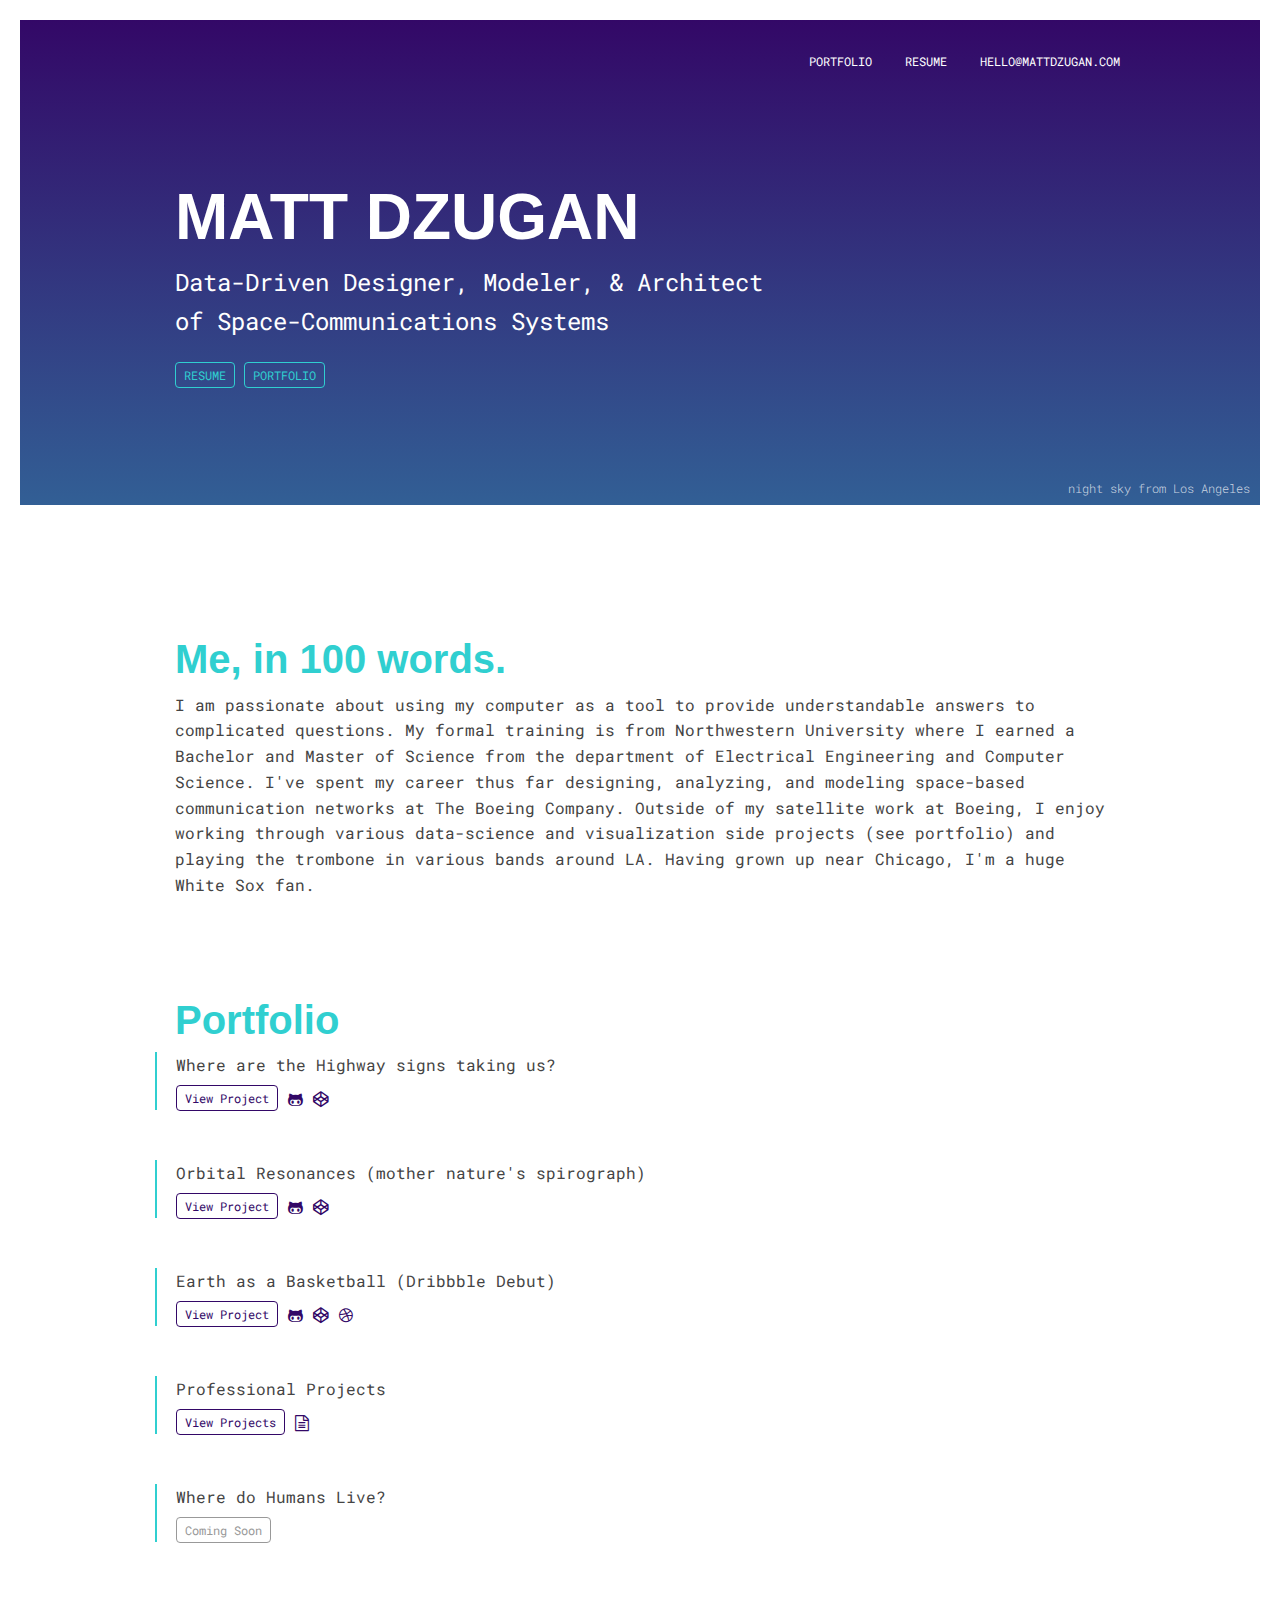
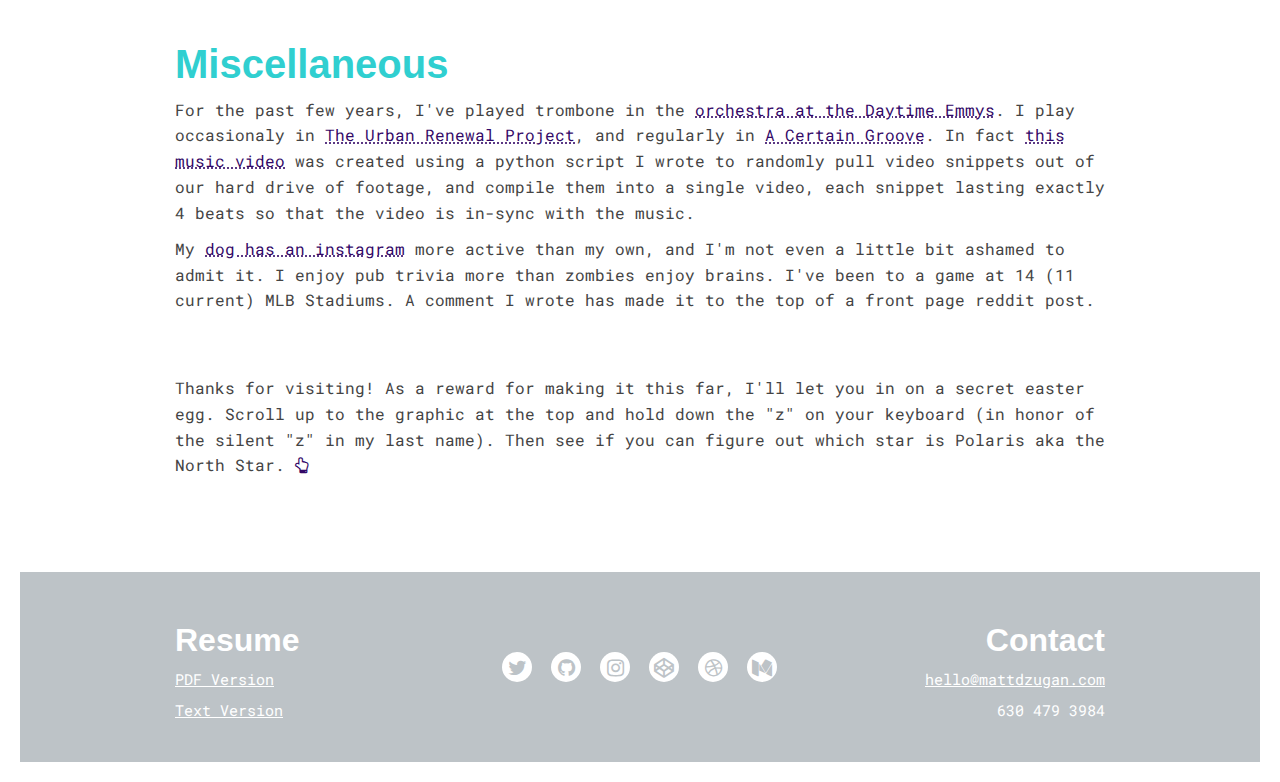
<file: index.html>
<!DOCTYPE html>
<!--

Hi, I'm Matt Dzugan.
This page was developed from my apartment in Los Angeles.
While working on it, my feet were acting as a chin-rest for https://www.instagram.com/diegofiestaforever/
Hope you enjoy!

-->
<html>
 <head>
   <meta http-equiv="Content-Type" content="text/html; charset=utf-8">
   <title>Matt Dzugan</title>
   <!--<link rel="stylesheet" href="https://fonts.googleapis.com/css?family=Montserrat">-->
   <link href="https://fonts.googleapis.com/css?family=Roboto+Mono:300,400,500|Rubik:400,500,700,900" rel="stylesheet">
   <link href="http://maxcdn.bootstrapcdn.com/font-awesome/4.6.3/css/font-awesome.min.css" rel="stylesheet">
   <link href="./css/bootstrap.css" rel="stylesheet">
   <link href="./css/styles.css" rel="stylesheet">
   <!-- Javascript libraries -->
   <script src="http://d3js.org/d3.v3.min.js"></script>
   <script src="http://d3js.org/topojson.v1.min.js"></script>
   <!-- Favicon Schtuff -->
   <link rel="apple-touch-icon-precomposed" sizes="144x144" href="./images/favicons/apple-touch-icon-144x144.png" />
   <link rel="apple-touch-icon-precomposed" sizes="152x152" href="./images/favicons/apple-touch-icon-152x152.png" />
   <link rel="icon" type="image/png" href="./images/favicons/favicon-32x32.png" sizes="32x32" />
   <link rel="icon" type="image/png" href="./images/favicons/favicon-16x16.png" sizes="16x16" />
   <meta name="application-name" content="&nbsp;"/>
   <meta name="msapplication-TileColor" content="#FFFFFF" />
   <meta name="msapplication-TileImage" content="./images/favicons/mstile-144x144.png" />
 </head>
 <body>
   <div class="majorSection"  id="headerSection">
     <canvas id="headercanvas"></canvas>
     <div class="container" id="container0">
       <div class="row nav">
         <div class="navItem" id="navItem1">
           <p class="hidden-xs"><a class="navLink" href="#Portfolio">Portfolio</a></p>
           <p class="hidden-sm hidden-md hidden-lg"><a class="navLinkIcon" href="#Portfolio"><i class="fa fa-book" aria-hidden="true"></i></a></p>
         </div>
         <div class="navItem" id="navItem2">
           <p class="hidden-xs"><a class="navLink" href="./resume/ResumePortfolio.pdf">Resume</a></p>
           <p class="hidden-sm hidden-md hidden-lg"><a class="navLinkIcon" href="./resume/ResumePortfolio.pdf"><i class="fa fa-file-text-o" aria-hidden="true"></i></a></p>
         </div>
         <!--
         <div class="navItem" id="navItem3">
           <p class="hidden-xs"><a class="navLink" href="#">Store</a></p>
           <p class="hidden-sm hidden-md hidden-lg"><a class="navLinkIcon" href="##"><i class="fa fa-shopping-bag" aria-hidden="true"></i></a></p>
         </div>
        -->
         <div class="navItem" id="navItem4">
           <p class="hidden-xs"><a class="navLink" href="mailto:hello@mattdzugan.com">hello@mattdzugan.com</a></p>
           <p class="hidden-sm hidden-md hidden-lg"><a class="navLinkIcon" href="mailto:hello@mattdzugan.com"><i class="fa fa-envelope-o" aria-hidden="true"></i></a></p>
         </div>
       </div>
     </div>
     <div class="container" id="container1">
       <div class="row">
         <div class="col-md-8 col-sm-12 col-xs-12">
           <h1>Matt Dzugan</h1>
           <p class="brandstatement">Data-Driven Designer, Modeler, & Architect of Space-Communications Systems</p>
           <a class="button" href="./resume/ResumePortfolio.pdf">RESUME</a>
           <a class="button" href="#Portfolio">PORTFOLIO</a>
         </div>
       </div>
     </div>
     <div class="hidden-xs constellationLabel">
       <p id="constellationLabelText">night sky from Los Angeles</p>
     </div>
   </div>
   <div class="majorSection"  id="contentSection">
     <div class="container">
       <!--
       <div class="minorSection"  id="Quote">
         <h2>...I connect the dots</h2>
      </div>
      -->
       <div class="minorSection"  id="Bio">
         <h1>Me, in 100 words.</h1>
         <p>I am passionate about using my computer as a tool to provide understandable answers to complicated questions.  My
            formal training is from Northwestern University where I earned a Bachelor and Master of Science from the department
            of Electrical Engineering and Computer Science.  I've spent my career thus far designing, analyzing, and modeling
            space-based communication networks at The Boeing Company.  Outside of my satellite work at Boeing, I enjoy working
            through various data-science and visualization side projects (see portfolio) and playing the trombone in various bands
            around LA.  Having grown up near Chicago, I'm a huge White Sox fan.
        </p>
      </div>
      <div class="minorSection"  id="Portfolio">
        <h1>Portfolio</h1>
        <div class="portfolioItemHolder">
          <div class="portfolioItem">
            <p class="portfolioItemTitle">Where are the Highway signs taking us?</p>
            <p class="portfolioItemLinks">
              <a class="button" href="highways.io">View Project</a>
              <a href="https://github.com/mattdzugan/Control-Cities" class="fa fa-lg fa-github-alt"></a>
              <a href="https://codepen.io/mattdzugan/pen/KqXqQZ" class="fa fa-lg fa-codepen"></a>
            </p>
          </div>
        </div>
        <div class="portfolioItemHolder">
          <div class="portfolioItem">
            <p class="portfolioItemTitle">Orbital Resonances (mother nature's spirograph)</p>
            <p class="portfolioItemLinks">
              <a class="button" href="resonances.space">View Project</a>
              <a href="https://github.com/mattdzugan/orbital-resonances" class="fa fa-lg fa-github-alt"></a>
              <a href="https://codepen.io/mattdzugan/pen/wgQaNL" class="fa fa-lg fa-codepen"></a>
            </p>
          </div>
        </div>
        <div class="portfolioItemHolder">
          <div class="portfolioItem">
            <p class="portfolioItemTitle">Earth as a Basketball (Dribbble Debut)</p>
            <p class="portfolioItemLinks">
              <a class="button" href="https://dribbble.com/shots/3606393-Hello-World-Hello-Dribbble">View Project</a>
              <a href="https://github.com/mattdzugan/dribbble-debut" class="fa fa-lg fa-github-alt"></a>
              <a href="https://codepen.io/mattdzugan/pen/yXPXjP" class="fa fa-lg fa-codepen"></a>
              <a href="https://dribbble.com/shots/3606393-Hello-World-Hello-Dribbble" class="fa fa-lg fa-dribbble"></a>
            </p>
          </div>
        </div>
        <div class="portfolioItemHolder">
          <div class="portfolioItem">
            <p class="portfolioItemTitle">Professional Projects</p>
            <p class="portfolioItemLinks">
              <a class="button" href="./work/index.html">View Projects</a>
              <a href="https://ecfsapi.fcc.gov/file/1051643034629/JD_Boeing%20Staff%20Oral%20Ex%20Parte%20Notice%205%2015%202017%20final.pdf" class="fa fa-lg fa-file-text-o"></a>
            </p>
          </div>
        </div>
        <!-- -->
        <div class="portfolioItemHolder">
          <div class="portfolioItem">
            <p class="portfolioItemTitle">Where do Humans Live?</p>
            <p class="portfolioItemLinks">
              <a class="button soon">Coming Soon</a>
            </p>
          </div>
        </div>
        <!-- -->
      </div>
      <div class="minorSection"  id="Bio">
        <h1>Miscellaneous</h1>
        <p>
          For the past few years, I've played trombone in the <a target="_blank" href="https://youtu.be/qWNxPhAKElo?t=1h49m16s">orchestra at the Daytime Emmys</a>.
          I play occasionaly in <a target="_blank" href="https://www.youtube.com/watch?v=AjLltJXDLuA">The Urban Renewal Project</a>,
          and regularly in <a target="_blank" href="https://www.youtube.com/watch?v=gMUvThr1TDU">A Certain Groove</a>.
          In fact <a target="_blank" href="https://www.youtube.com/watch?v=nFW0vHi_me0">this music video</a> was created using a python script I wrote to randomly pull video snippets out of our hard drive of footage,
          and compile them into a single video, each snippet lasting exactly 4 beats so that the video is in-sync with the music.
       </p>
       <p>
         My <a target="_blank" href="https://www.instagram.com/diegofiestaforever/" >dog has an instagram</a> more active than my own, and I'm not even a little bit ashamed to admit it.
         I enjoy pub trivia more than zombies enjoy brains.
         I've been to a game at 14 (11 current) MLB Stadiums.
         A comment I wrote has made it to the top of a front page reddit post.
       </p>
       <div class="hidden-xs">
       <br><br>
       <p>
         Thanks for visiting! As a reward for making it this far, I'll let you in on a secret easter egg.
         Scroll up to the graphic at the top and hold down the "z" on your keyboard (in honor of the silent "z" in my last name).
         Then see if you can figure out which star is Polaris aka the North Star.
         <a class="linkToTop" href="#headerSection"><i class="fa fa-hand-o-up" aria-hidden="true"></i></a>
       </p>
       <br><br>
       </div>
     </div>
    </div>
   </div>
   <div class="majorSection"  id="footerSection">
     <div class="container">
       <div class="row">
         <div class="col-md-4 col-sm-4 col-xs-12 hidden-xs">
           <h2>Resume</h2>
           <p><a class="extLink" href="./resume/ResumePortfolio.pdf">PDF Version</a></p>
           <p><a class="extLink" href="./resume/ResumePortfolio.md">Text Version</a></p>
         </div>
         <div class="col-md-4 col-sm-4 col-xs-12">
           <!--
           <h1>Store</h1>
           <p><a class="extLink" href="#">The Little Big Data Shop</a></p>
            -->
            <div class="row" style="margin-top:40px;">
              <ul class="socialbtns">
                <li><a href="https://twitter.com/MattDzugan" class="fa fa-lg fa-twitter"></a></li>
                <li><a href="https://github.com/mattdzugan" class="fa fa-lg fa-github"></a></li>
                <li><a href="https://www.instagram.com/dzugan8926/" class="fa fa-lg fa-instagram"></a></li>
                <li><a href="https://codepen.io/mattdzugan/" class="fa fa-lg fa-codepen"></a></li>
                <li><a href="https://dribbble.com/MattDzugan" class="fa fa-lg fa-dribbble"></a></li>
                <li><a href="https://medium.com/@mattdzugan" class="fa fa-lg fa-medium"></a></li>
              </ul>
            </div>
         </div>
         <div class="col-md-4 col-sm-4 col-xs-12 text-right hidden-xs">
           <h2>Contact</h2>
           <p><a class="extLink" href="mailto:hello@mattdzugan.com">hello@mattdzugan.com</a></p>
           <p>630 479 3984</p>
         </div>
       </div>

     </div>
   </div>
   <script src="./js/stars.js"></script>
   <script>
    (function(i,s,o,g,r,a,m){i['GoogleAnalyticsObject']=r;i[r]=i[r]||function(){
    (i[r].q=i[r].q||[]).push(arguments)},i[r].l=1*new Date();a=s.createElement(o),
    m=s.getElementsByTagName(o)[0];a.async=1;a.src=g;m.parentNode.insertBefore(a,m)
    })(window,document,'script','https://www.google-analytics.com/analytics.js','ga');
    ga('create', 'UA-90266121-2', 'auto');
    ga('send', 'pageview');
  </script>
 </body>
</html>
</file>
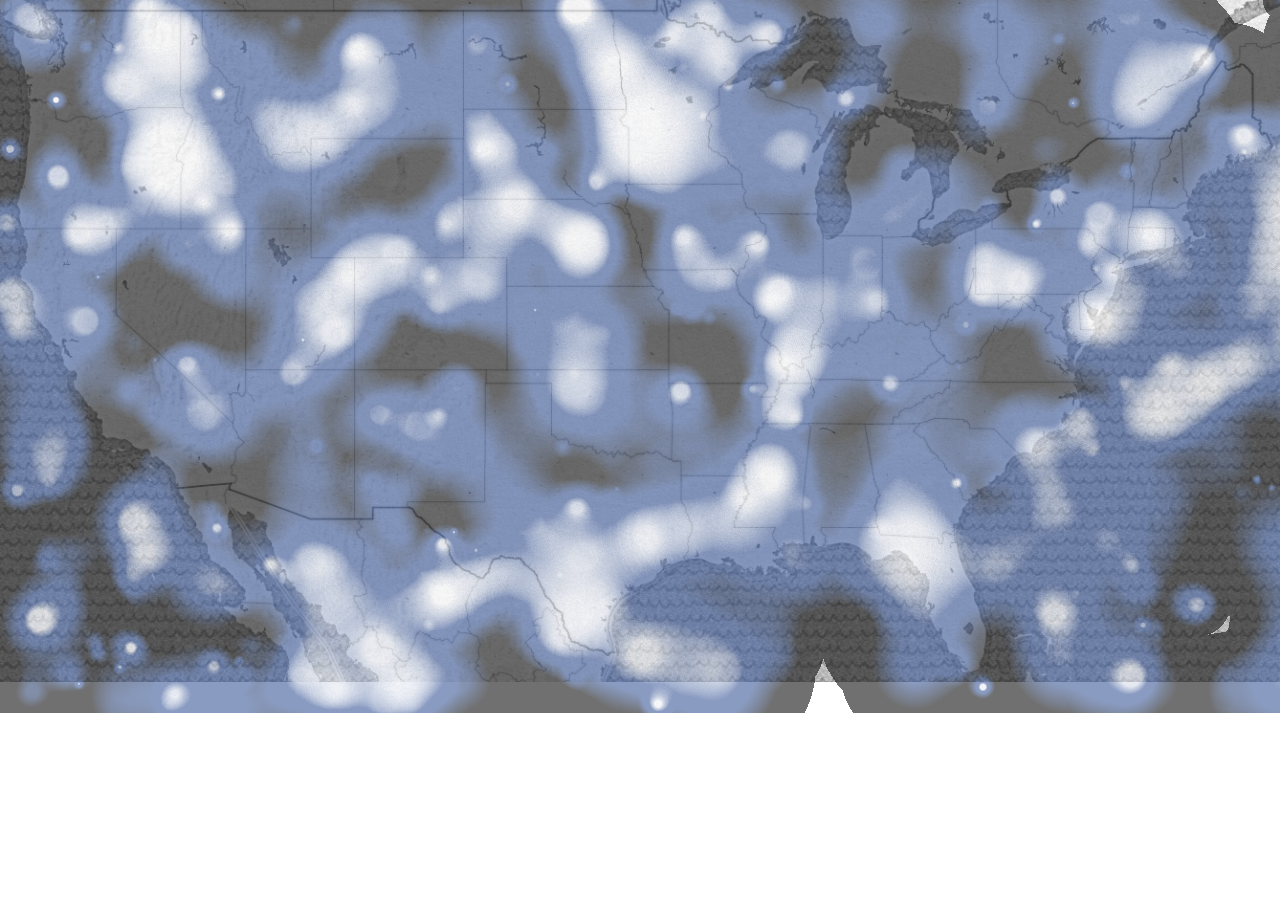
<file: work/heatmap.html>
<!--
To change this template use Tools | Templates.
-->
<!DOCTYPE HTML PUBLIC "-//W3C//DTD HTML 4.01 Transitional//EN" "http://www.w3.org/TR/html4/loose.dtd">
<html>
     <head>
         <title></title>
         <link rel="stylesheet" href="./css/bootstrap.css" media="screen">
     </head>
     <body>
     <div id="heatmapouterviz" style="width:100%;">
          <img class="img-responsive" src="images/sketchmap.PNG" style="position: absolute; z-index:10;"/>
          <div id="heatmapinnerviz" style="width:1338px; height:713px; position: absolute; z-index:20;"></div>
     </div>
     <script src="./js/jq.js"></script>
    <script src="./js/d3.v3.min.js"></script>     
    <script src="./js/heatmap.min.js"></script>
    <script type="text/javascript">
         
         // minimal heatmap instance configuration
          var heatmapInstance = h337.create({
            // only container is required, the rest will be defaults
            container: document.querySelector('#heatmapinnerviz'),
          // backgroundColor to cover transparent areas
            backgroundColor: 'rgba(0,0,0,.0)',
            // custom gradient colors
            gradient: {
              // enter n keys between 0 and 1 here
              // for gradient color customization
              '.0': '#111',
              '.5': '#111',
              '.8': '#3b5998',
              '.9': '#3b5998',
              '1.0': '#ffffff'
            },
            // the maximum opacity (the value with the highest intensity will have it)
            maxOpacity: .6,
            // minimum opacity. any value > 0 will produce 
            // no transparent gradient transition
            minOpacity: .6
          });

// now generate some random data
var points = [];
var max = 10;
var width = 1338;
var height = 713;
var len = 700;

while (len--) {
  var val = Math.floor(Math.random()*100);
  var radius = Math.floor(Math.random()*100);

  max = Math.max(max, val);
  var point = {
    x: Math.floor(Math.random()*width),
    y: Math.floor(Math.random()*height),
    value: val,
    radius: radius
  };
  points.push(point);
}
// heatmap data format
var data = { 
  max: max, 
  data: points 
};
// if you have a set of datapoints always use setData instead of addData
// for data initialization
heatmapInstance.setData(data);
    </script>
</body>
</html>
</file>
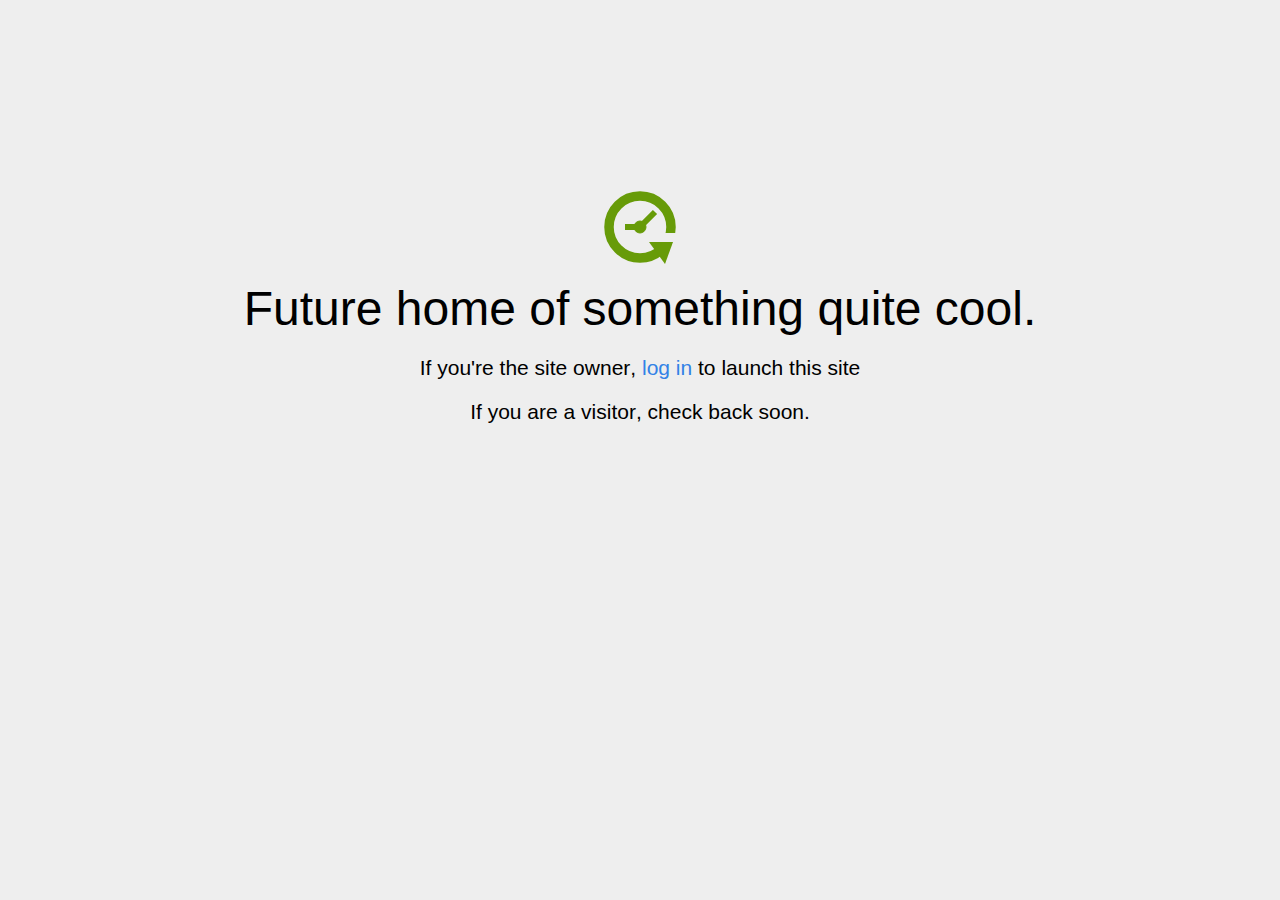
<file: work/home.html>
<!DOCTYPE html>
<html>
<head>
<title>Coming Soon</title>
<meta http-equiv="content-type" content="text/html; charset=utf-8" >
<meta name="viewport" content="width=device-width, initial-scale=1.0">
<style type="text/css">
body {
  /*background: linear-gradient(90deg, white, gray);*/
  background-color: #eee;
}

body, h1, p {
  font-family: "Helvetica Neue", "Segoe UI", Segoe, Helvetica, Arial, "Lucida Grande", sans-serif;
  font-weight: normal;
  margin: 0;
  padding: 0;
  text-align: center;
}

.container {
  margin-left:  auto;
  margin-right:  auto;
  margin-top: 177px;
  max-width: 1170px;
  padding-right: 15px;
  padding-left: 15px;
}

.row:before, .row:after {
  display: table;
  content: " ";
}

h1 {
  font-size: 48px;
  font-weight: 300;
  margin: 0 0 20px 0;
}

.lead {
  font-size: 21px;
  font-weight: 200;
  margin-bottom: 20px;
}

p {
  margin: 0 0 10px;
}

a {
  color: #3282e6;
  text-decoration: none;
}
</style>
</head>

<body>
<div class="container text-center" id="error">

  <svg height="100" width="100">
    <circle cx="50" cy="50" r="31" stroke="#679b08" stroke-width="9.5" fill="none" />
    <circle cx="50" cy="50" r="6" stroke="#679b08" stroke-width="1" fill="#679b08" />
    <line x1="50" y1="50" x2="35" y2="50" style="stroke:#679b08;stroke-width:6" />
    <line x1="65" y1="35" x2="50" y2="50" style="stroke:#679b08;stroke-width:6" />
    <path d="M59 65 L83 65 L75 87 Z" fill="#679b08" />
    <rect width="20" height="9" x="70" y="56" style="fill:#eee;stroke-width:0;" />
  </svg>
  <div class="row">
    <div class="col-md-12">
      <div class="main-icon text-success"><span class="uxicon uxicon-clock-refresh"></span></div>
      <h1>Future home of something quite cool.</h1>
      <p class="lead">If you're the <strong>site owner</strong>, <a href="/cpanel">log in</a> to launch this site</p>
      <p class="lead">If you are a <strong>visitor</strong>, check back soon.</p>
    </div>
  </div>

</div>

</body>
</html>
</file>
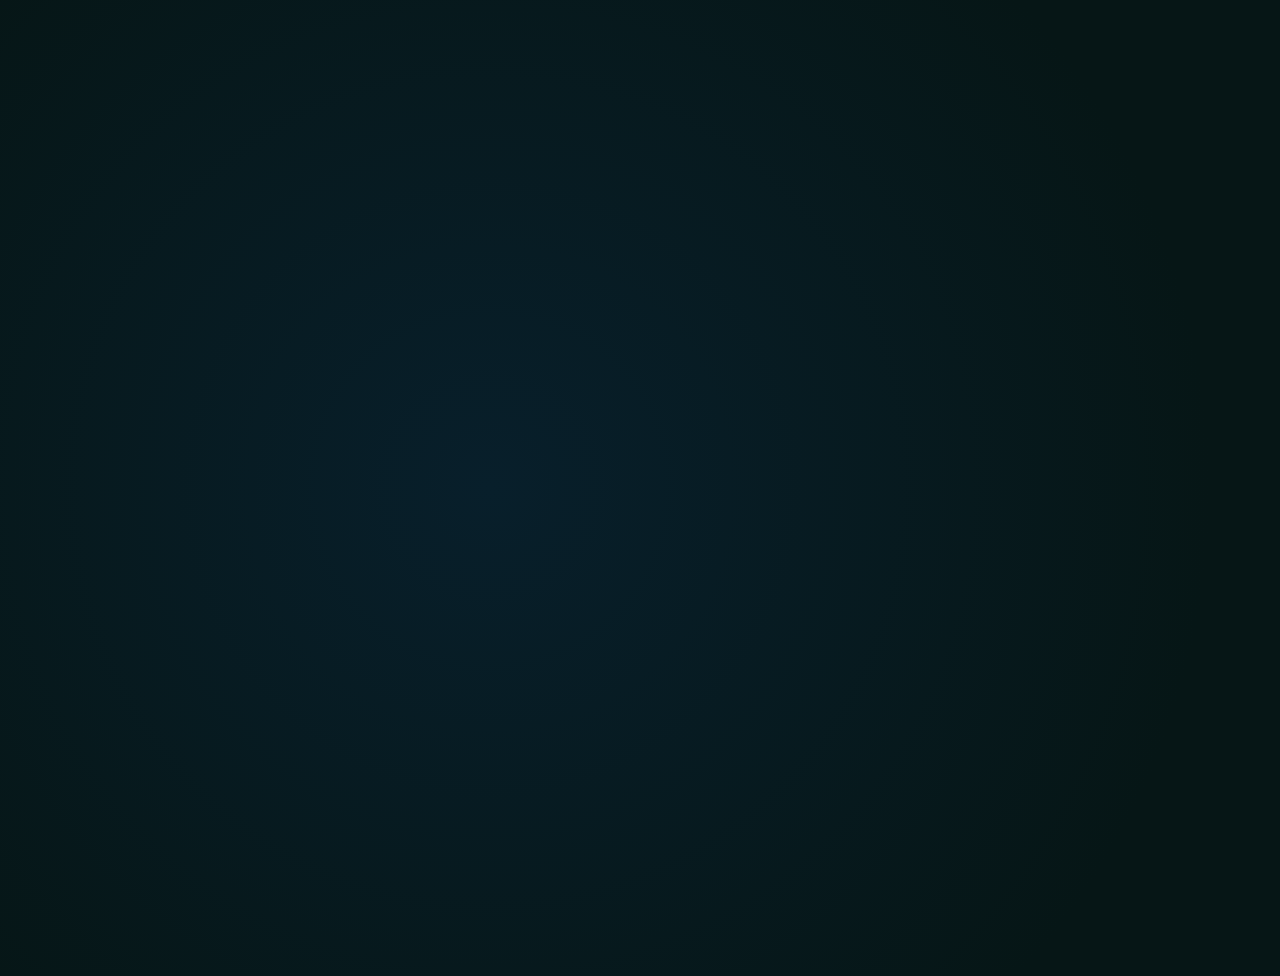
<file: work/projectionTest.html>
<body>
<script src="http://d3js.org/d3.v3.min.js"></script>
<script src="http://d3js.org/topojson.v1.min.js"></script>
<style>

body {
  background: radial-gradient(720px at 490px, #081f2b 0%, #061616 100%);
  height: 960px;
}

path {
  fill: none;
  stroke-linecap: round;
  stroke-linejoin: round;
}

text {
  font: 10px sans-serif;
}

.horizon {
  stroke: #fff;
  stroke-width: 1.5px;
}

.graticule {
  stroke: #fff;
  stroke-opacity: .02;
}

.ticks line {
  stroke: #fff;
}

.ticks text {
  fill: #fff;
  text-anchor: middle;
}

.ticks--right-ascension text:nth-of-type(6n + 1) {
  font-weight: bold;
  font-size: 14px;
}

.stars {
  fill: #fff;
  stroke: none;
}

.star--active {
  stroke: yellow;
}

.voronoi {
  fill: none;
  pointer-events: all;
}

.cross {
  fill: none;
  stroke: yellow;
  stroke-width: 0.5px;
}

</style>
<script>

var width = 960,
    height = 960,
    scale = width * 0.45;

var radius = d3.scale.linear()
    .domain([-1, 6])
    .range([3, 0.5]);


var Lambda = d3.scale.linear()
    .domain([0, width])
    .range([-180, 180]);

var Phi = d3.scale.linear()
    .domain([0, height])
    .range([90, -90]);

var projection = d3.geo.gnomonic()
    .scale(scale/2)
    .clipAngle(80)
    .rotate([0, -35])
    .translate([width / 2, height / 2])
    .precision(0.1);

var path = d3.geo.path()
    .projection(projection);

var svg = d3.select("body").append("svg")
    .attr("width", width)
    .attr("height", height)
  .append("g")
    .attr("transform", "translate(0.5,0.5)");

svg.append("path")
    .datum(d3.geo.circle().origin([0, 90]).angle(90))
    .attr("class", "horizon")
    .attr("d", path);

svg.append("path")
    .datum(d3.geo.graticule().minorStep([15, 10]))
    .attr("class", "graticule")
    .attr("d", path);

/*
var crossDeclination = svg.append("circle")
    .attr("transform", "translate(" + width / 2 + "," + height / 2 + ")")
    .attr("class", "cross cross--declination");

var crossRightAscension = svg.append("line")
    .attr("x1", width / 2)
    .attr("y1", height / 2)
    .attr("x2", width / 2)
    .attr("y2", height / 2)
    .attr("class", "cross cross--right-ascension");

var ticksRightAscension = svg.append("g")
    .attr("class", "ticks ticks--right-ascension");

ticksRightAscension.selectAll("line")
    .data(d3.range(0, 1440, 5)) // every 5 minutes
  .enter().append("line")
    .each(function(d) {
      var p0 = projection([d / 4, 0]),
          p1 = projection([d / 4, d % 60 ? -1 : -2]);

      d3.select(this)
          .attr("x1", p0[0])
          .attr("y1", p0[1])
          .attr("x2", p1[0])
          .attr("y2", p1[1]);
    });

ticksRightAscension.selectAll("text")
    .data(d3.range(24)) // every hour
  .enter().append("text")
    .each(function(d) {
      var p = projection([d * 15, -4]);

      d3.select(this)
          .attr("x", p[0])
          .attr("y", p[1]);
    })
    .attr("dy", ".35em")
    .text(function(d) { return d + "h"; });

svg.append("g")
    .attr("class", "ticks ticks--declination")
  .selectAll("text")
    .data(d3.range(10, 91, 10))
  .enter().append("text")
    .each(function(d) {
      var p = projection([0, d]);

      d3.select(this)
          .attr("x", p[0])
          .attr("y", p[1]);
    })
    .attr("dy", ".35em")
    .text(function(d) { return d + "°"; });
*/
d3.csv("https://gist.githubusercontent.com/mbostock/c7e85d2b47d11982db38/raw/941bfa0419ef6b246e05f2d8525f8020dae36c89/stars.csv", type, function(error, stars) {
  if (error) throw error;

  svg.insert("g", ".ticks")
      .attr("class", "stars")
    .selectAll("circle")
      .data(stars)
    .enter().append("circle")
      .attr("class","nightStars")
      .attr("id", function(d, i) { return "star-" + i; })
      .attr("r", function(d) { return radius(d.magnitude); })
      .attr("transform", function(d) { return "translate(" + d[0] + "," + d[1] + ")"; });







});

var AA = 0;



/*
d3.select("body").on("click", function() {
  var p = d3.mouse(this);
  projection.rotate([0, Phi(p[1]),Lambda(p[0])]);

  updateViz();
});
*/

var myTime = 0;
window.setInterval(function(){
  var myRot = projection.rotate();
  projection.rotate( [myRot[0]+10, myRot[1], myRot[2]] );
  /// call your function here
  updateViz();
}, 800);


function updateViz(){
  d3.selectAll("path")
  //.transition().duration(200)
  .attr("d", path);
  //*
  d3.selectAll(".nightStars")
    .transition().ease('linear').duration(790)
    .attr("transform", function(d) {
          dd = type(d);
          //console.log(d[0]);
          //bb = projection()
          return ("translate(" + dd[0] + "," + dd[1] + ")");
    });
}



function type(d) {
  var p = projection([(+d.RA_hour + d.RA_min / 60 + d.RA_sec / 3600) * 15, +d.dec_deg + d.dec_min / 60 + d.dec_sec / 3600]);
  d[0] = p[0], d[1] = p[1];
  d.magnitude = +d.magnitude;
  return d;
}


</script>
</file>
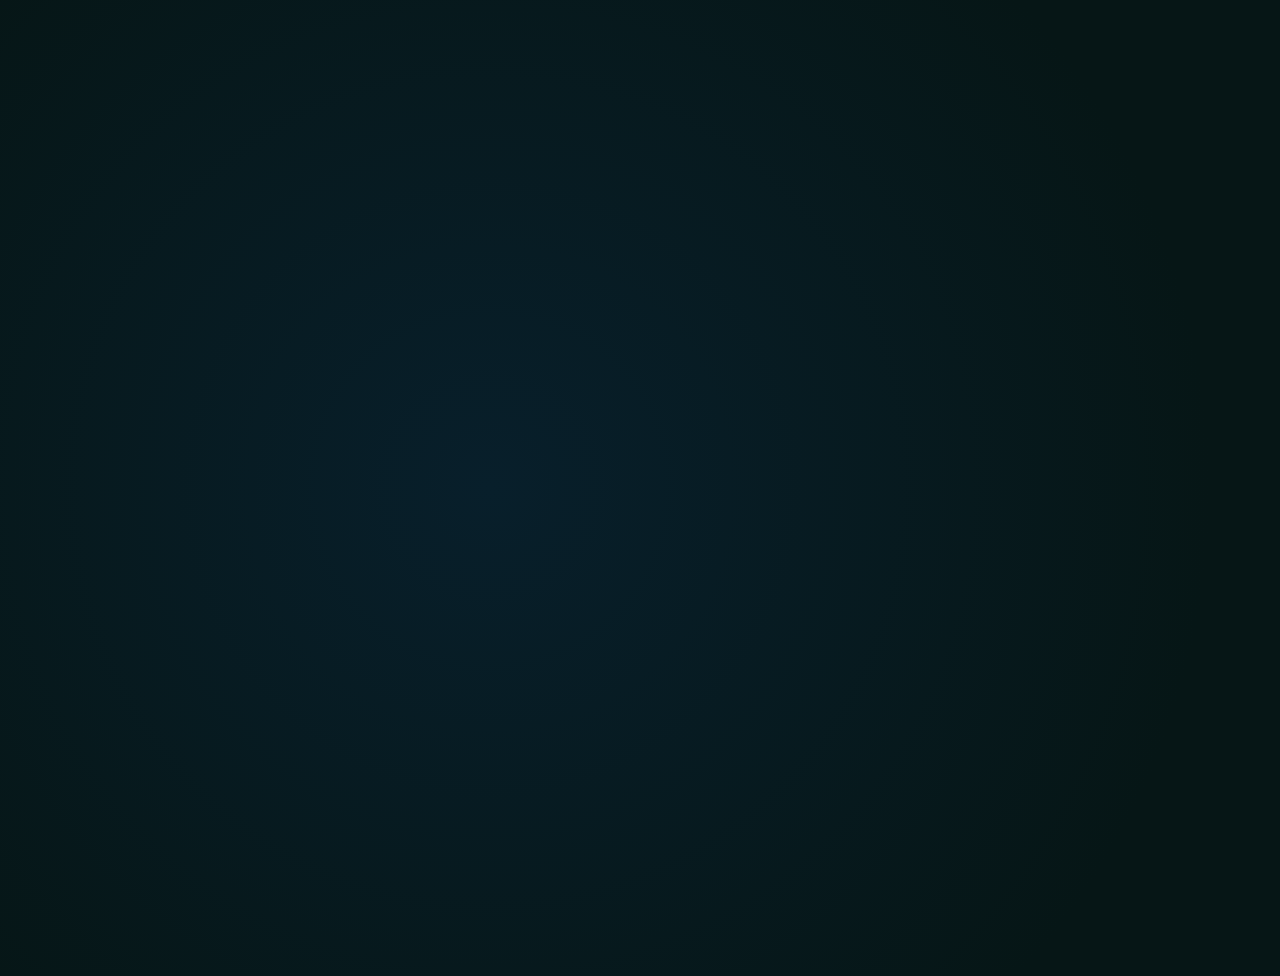
<file: work/projectionTestCanvas.html>
<body>
<script src="http://d3js.org/d3.v3.min.js"></script>
<script src="http://d3js.org/topojson.v1.min.js"></script>
<style>

body {
  background: radial-gradient(720px at 490px, #081f2b 0%, #061616 100%);
  height: 960px;
}

path {
  fill: none;
  stroke-linecap: round;
  stroke-linejoin: round;
}

text {
  font: 10px sans-serif;
}

.horizon {
  stroke: #fff;
  stroke-width: 1.5px;
}

.graticule {
  stroke: #fff;
  stroke-opacity: .02;
}

.ticks line {
  stroke: #fff;
}

.ticks text {
  fill: #fff;
  text-anchor: middle;
}

.ticks--right-ascension text:nth-of-type(6n + 1) {
  font-weight: bold;
  font-size: 14px;
}

.stars {
  fill: #fff;
  stroke: none;
}

.star--active {
  stroke: yellow;
}

.voronoi {
  fill: none;
  pointer-events: all;
}

.cross {
  fill: none;
  stroke: yellow;
  stroke-width: 0.5px;
}

</style>
<script>

var width = 960,
    height = 960,
    velocity = .002,
    scale = width * 0.45,
    time = Date.now();

var position = d3.scale.ordinal()
    .domain([0, 1])
    .rangePoints([0, width * .87], .8);

var radius = d3.scale.linear()
    .domain([-1, 6])
    .range([1.5, 0.5]);
var color = d3.scale.linear()
    .domain([-1,6])
    .range(["rgba(255,255,255,0.9)", "rgba(255,255,255,0.6)"])


var Lambda = d3.scale.linear()
    .domain([0, width])
    .range([-180, 180]);

var Phi = d3.scale.linear()
    .domain([0, height])
    .range([90, -90]);

var projection = d3.geo.gnomonic()
    .scale(scale/2)
    .clipAngle(80)
    .rotate([0, -35])
    .translate([width / 2, height / 2])
    .precision(0.3);

var sphere = {type: "Sphere"};
var graticule = d3.geo.graticule()();

var canvas = d3.select("body").append("canvas")
    .attr("width", width)
    .attr("height", height);

var context = canvas.node().getContext("2d");

context.strokeStyle = "#aaa";

var path = d3.geo.path()
    .context(context);

var starsLocs = d3.select('canvas');





d3.csv("https://gist.githubusercontent.com/mbostock/c7e85d2b47d11982db38/raw/941bfa0419ef6b246e05f2d8525f8020dae36c89/stars.csv", type, function(error, stars) {
  if (error) throw error;

  var dataBinding = starsLocs.selectAll("points.arc")
    .data(stars)
  		.enter()
      .append("points")
      .classed("arc", true)
      .attr("x", function(d) {return projection([d.lon,d.lat])[0]})
      .attr("y", function(d) {return projection([d.lon,d.lat])[1]})
      .attr("radius", function(d) {return radius(d.magnitude);})
      .attr("fillStyle", function(d) {return color(d.magnitude);});
      //.attr("fillStyle", "#ddd");

  d3.timer(function() {
    var dt = Date.now() - time;
    projection.rotate([velocity * dt, -45, 0]);
    starsLocs.selectAll("points.arc")
    .attr("x", function(d) {return projection([d.lon,d.lat])[0]})
    .attr("y", function(d) {return projection([d.lon,d.lat])[1]});
    render();
  });



  function render() {
    var ImageData_Old = context.getImageData(0,0,width,height);
    context.clearRect(0, 0, width, height);
    /*
    for(var i=0;i<height;i++)
      for(var j=0;j<width;j++)
         ImageData.data[((i*(width*4)) + (j*4) + 3)] = 3;//opacity = 0.5 [0-255]
    */




    //context.putImageData(ImageData,0,0);//put image data back



    //context.beginPath();
    //context.rect(0, 150, 10, 10);
    //context.fillStyle="red";
    //context.fill();
    //context.closePath();

    var translate = projection.translate();
    //context.save();
    //context.translate(translate[0], translate[1]);
    //context.rotate(Math.PI / 2);
    //context.translate(-translate[0], -translate[1]);

    path.projection(projection);

    context.beginPath();
    path(sphere);
    context.stroke();

    //*
    context.beginPath();
    path(graticule);
    context.strokeStyle = "#061616";
    context.lineWidth = 0.5;
    context.stroke();
    //*/



    var elements = starsLocs.selectAll("points.arc");
  	elements.each(function(d) {
      var node = d3.select(this);
      context.beginPath();
  		context.arc(node.attr("x"), node.attr("y"), node.attr("radius"), 0, 2 * Math.PI);
  		context.fillStyle = node.attr("fillStyle");
      context.fill();
      //context.closePath();
  	});


    /*
    var ImageData_New = context.getImageData(0,0,width,height);
    var ImageData_Both = ImageData_New;
    var pp = 0.95;
    var qq = 1-pp;
    for(var i=0;i<height;i++){
      for(var j=0;j<width;j++){
        ImageData_Both.data[((i*(width*4)) + (j*4) + 0)] = Math.round((pp*ImageData_Old.data[((i*(width*4)) + (j*4) + 0)])+(qq*ImageData_New.data[((i*(width*4)) + (j*4) + 0)]));
        ImageData_Both.data[((i*(width*4)) + (j*4) + 1)] = Math.round((pp*ImageData_Old.data[((i*(width*4)) + (j*4) + 1)])+(qq*ImageData_New.data[((i*(width*4)) + (j*4) + 1)]));
        ImageData_Both.data[((i*(width*4)) + (j*4) + 2)] = Math.round((pp*ImageData_Old.data[((i*(width*4)) + (j*4) + 2)])+(qq*ImageData_New.data[((i*(width*4)) + (j*4) + 2)]));
        ImageData_Both.data[((i*(width*4)) + (j*4) + 3)] = Math.round((pp*ImageData_Old.data[((i*(width*4)) + (j*4) + 3)])+(qq*ImageData_New.data[((i*(width*4)) + (j*4) + 3)]));
      }
    }

   context.clearRect(0, 0, width, height);
   context.putImageData(ImageData_Both,0,0);//put image data back


   var elements = starsLocs.selectAll("points.arc");
   elements.each(function(d) {
     var node = d3.select(this);
     context.beginPath();
     context.arc(node.attr("x"), node.attr("y"), node.attr("radius"), 0, 2 * Math.PI);
     context.fillStyle = node.attr("fillStyle");
     context.fill();
     context.closePath();
   });
   */



   context.restore();

  }








});
d3.select(self.frameElement).style("height", height + "px");


function type(d) {
  d.lon = (+d.RA_hour + d.RA_min / 60 + d.RA_sec / 3600) * 15;
  d.lat = (+d.dec_deg + d.dec_min / 60 + d.dec_sec / 3600);
  d.magnitude = +d.magnitude;
  return d;
}


</script>
</file>
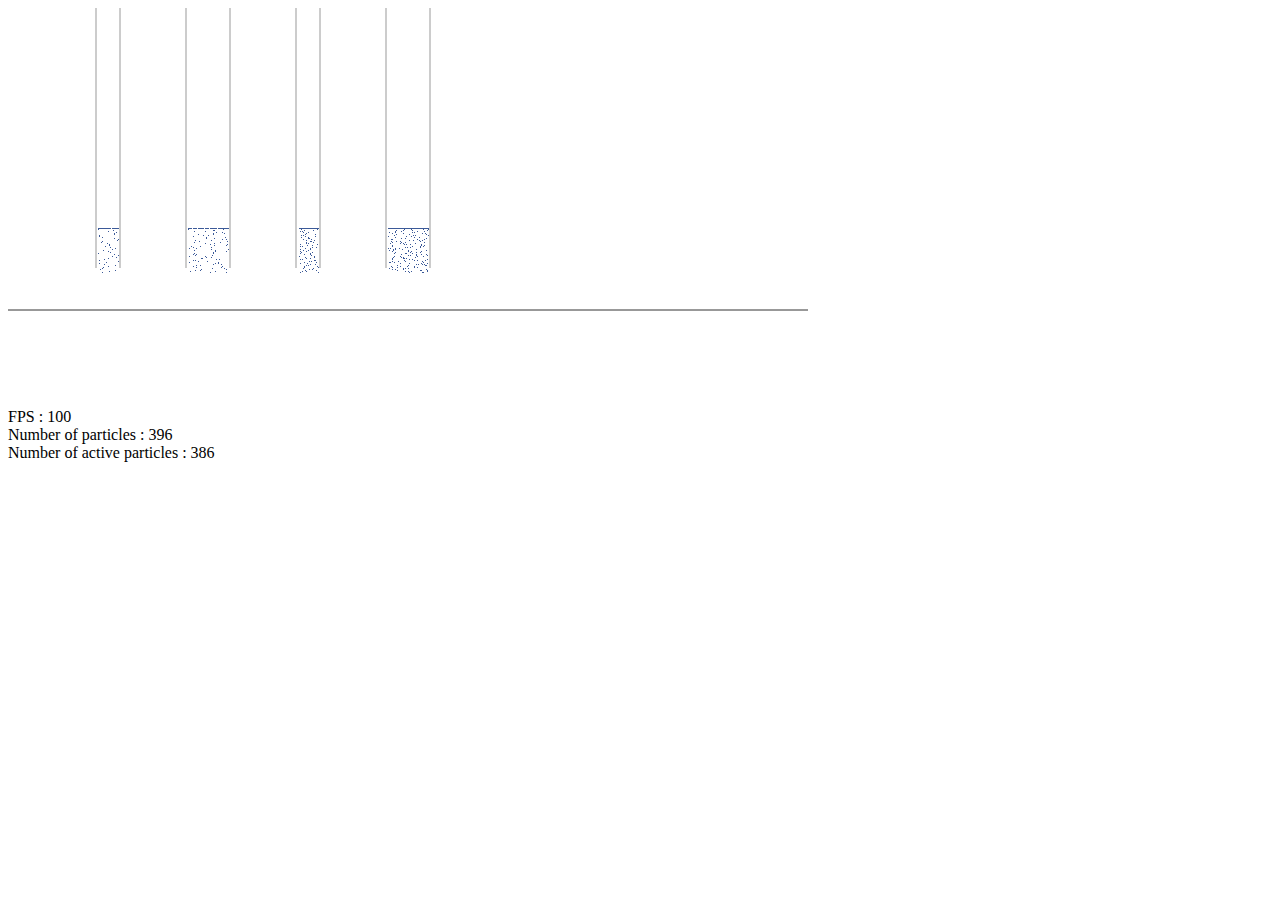
<file: work/sand.html>
<!--
To change this template use Tools | Templates.
-->
<!DOCTYPE HTML PUBLIC "-//W3C//DTD HTML 4.01 Transitional//EN" "http://www.w3.org/TR/html4/loose.dtd">
<html>
<head>
    <title></title>
</head>
<body>
    <canvas width="800" height="400" id="screen" ></canvas>
    <div>
        <span> FPS : </span>
        <span id="fps-label"></span>
    </div>
    <div>
        <span> Number of particles : </span>
        <span id="particle-counter-label"></span>
    </div>
        <div>
        <span> Number of active particles : </span>
        <span id="active-particle-counter-label"></span>
    </div>
    <script type="text/javascript">
    var BW1 = 20;
    var CN1 = 100;
    var BW2 = 40;
    var CN2 = 200;
    var BW3 = 20;
    var CN3 = 300;
    var BW4 = 40;
    var CN4 = 400;
         
    var Particles = function () {
    this.size = 0;

    this.allParticles = {};

    this.activeParticles = {};
    this.tempActiveParticles = [];

    this.toDelete = [];
    this.toSet = [];
  }

  Particles.encodeId = function (x, y) {
    return x.toString() + "|" + y.toString();
  }

  Particles.prototype.getParticle = function (x, y) {
    var id = Particles.encodeId(x, y);
    var result = this.allParticles[id];
    if (result) {
      return result;
    }
    return null;
  }

  Particles.prototype.setParticle = function (particle) {
    var id = Particles.encodeId(particle.x, particle.y);
    this.allParticles[id] = particle;
    this.activeParticles[id] = particle;
    this.toSet.push({ x: particle.x, y: particle.y });
    this.size += 1;
  }

  Particles.prototype.deleteParticle = function (x, y) {
    var id = Particles.encodeId(x, y);
    var particle = this.allParticles[id];
    this.allParticles[id] = null;
    if (this.activeParticles[id]) {
      this.activeParticles[id] = null;
    }
    this.toDelete.push({ x: particle.x, y: particle.y });
    this.size -= 1;
  }

  Particles.prototype.deactivate = function (particle) {
    var id = Particles.encodeId(particle.x, particle.y);
    if (this.activeParticles[id]) {
      this.activeParticles[id] = null;
    }
  }


  Particles.prototype.getActiveParticles = function () {
    var particleId;
    var count = 0;

    for (particleId in this.activeParticles) {
      if (this.activeParticles.hasOwnProperty(particleId) && this.activeParticles[particleId] !== null) {
        this.tempActiveParticles[count] = this.activeParticles[particleId];
        count++;
      }
    }
    this.tempActiveParticles.length = count;
    return this.tempActiveParticles;
  }

  Particles.prototype.reset = function () {
    this.toDelete.length = 0;
    this.toSet.length = 0;
  }

  var surface = document.getElementById('screen').getContext('2d');
  var fpsLabel = document.getElementById('fps-label');
  var particleCounterLabel = document.getElementById('particle-counter-label');
  var activeParticleCounterLabel = document.getElementById('active-particle-counter-label'); 
  var fps = 0;
  var activeParticleCount = 0;
  var particles = new Particles();

  var floor = { y: 300 };

  var putGreenPixel = function (context, x, y) {
    context.fillStyle = "#3b5998";
    context.fillRect(x, y, 1, 1);
  }

  var putBlackPixel = function (context, x, y) {
    context.fillStyle = "#fff";
    context.fillRect(x, y, 1, 1);
  }

  function random(min, max) {
    var range = max - min;
    return (Math.random() * range) + min;
  }

  function generateParticle(CN,BW) {
    particles.setParticle({ x: Math.round(random(CN-BW/2,CN+BW/2)), y: 220 });
  }


  /// returns 1 or -1 at random
  function randomDirection() {
    if (random(0, 1) > 0.5) {
      return 1;
    }
    return -1;
  }

  /// returns true if the position (x,y) is free of particles
  function isFree(x, y, particles) {
    return particles.getParticle(x,y) === null;
  }

  /// Returns true if there is another particle below the given particle
  function hasParticleBelow(particle, particles) {
    return !isFree(particle.x, particle.y + 1, particles);
  }

  var currentScreen = {
    drawStage : function(ctx){
      ctx.fillStyle = '#fff';
      ctx.fillRect(0, 0, ctx.canvas.width, ctx.canvas.height);

      ctx.strokeStyle = '#333';
      ctx.beginPath();
      ctx.moveTo(0, floor.y + 2);
      ctx.lineTo(ctx.canvas.width, floor.y + 2);
      ctx.stroke();
         
      ctx.beginPath();
      ctx.lineWidth = 0.5;
      ctx.moveTo(CN1-BW1/2-2, 0);
      ctx.lineTo(CN1-BW1/2-2, floor.y - 40);
      ctx.stroke();
      ctx.beginPath();
      ctx.moveTo(CN1+BW1/2+2, 0);
      ctx.lineTo(CN1+BW1/2+2, floor.y - 40);
      ctx.stroke();
         
      ctx.beginPath();
      ctx.lineWidth = 0.5;
      ctx.moveTo(CN2-BW2/2-2, 0);
      ctx.lineTo(CN2-BW2/2-2, floor.y - 40);
      ctx.stroke();
      ctx.beginPath();
      ctx.moveTo(CN2+BW2/2+2, 0);
      ctx.lineTo(CN2+BW2/2+2, floor.y - 40);
      ctx.stroke();
         
      ctx.beginPath();
      ctx.lineWidth = 0.5;
      ctx.moveTo(CN3-BW3/2-2, 0);
      ctx.lineTo(CN3-BW3/2-2, floor.y - 40);
      ctx.stroke();
      ctx.beginPath();
      ctx.moveTo(CN3+BW3/2+2, 0);
      ctx.lineTo(CN3+BW3/2+2, floor.y - 40);
      ctx.stroke();
         
      ctx.beginPath();
      ctx.lineWidth = 0.5;
      ctx.moveTo(CN4-BW4/2-2, 0);
      ctx.lineTo(CN4-BW4/2-2, floor.y - 40);
      ctx.stroke();
      ctx.beginPath();
      ctx.moveTo(CN4+BW4/2+2, 0);
      ctx.lineTo(CN4+BW4/2+2, floor.y - 40);
      ctx.stroke();
    },

    draw: function (ctx) {
      var i;
      
      for (i = particles.toDelete.length - 1; i >= 0; i--) {
        putBlackPixel(ctx, particles.toDelete[i].x, particles.toDelete[i].y);
      }

      for (i = particles.toSet.length - 1; i >= 0; i--) {
        putGreenPixel(ctx, particles.toSet[i].x, particles.toSet[i].y);
      }

      particles.reset();


      fpsLabel.innerText = fps;
      particleCounterLabel.innerText = particles.size;
      activeParticleCounterLabel.innerText = activeParticleCount;
      if (fps < 55) {
        console.log(particles.size);
      }

    },
    update: function (delta) {
      fps = Math.round((1 / delta)*1000);
      generateParticle(CN1,BW1);
      
      generateParticle(CN2,BW2);
      generateParticle(CN2,BW2);
      
      generateParticle(CN3,BW3);
      generateParticle(CN3,BW3);
      
      generateParticle(CN4,BW4);
      generateParticle(CN4,BW4);
      generateParticle(CN4,BW4);
      generateParticle(CN4,BW4);

      var particle, left, right;
      var particlesData = particles.getActiveParticles();
      for (var i = particlesData.length - 1; i >= 0; i--) {
        particle = particlesData[i];
        if (particle.y == floor.y) {
          particles.deactivate(particle);
          continue;
        }
        particles.deleteParticle(particle.x, particle.y);
        if (hasParticleBelow(particle, particles)) {
          left = isFree(particle.x - 1, particle.y + 1, particles);
          right = isFree(particle.x + 1, particle.y + 1, particles);

          if (left && right) {
            particle.y += 1;
            particle.x += randomDirection();
          } else {
            if (left) {
              particle.y += 1;
              particle.x -= 1;
            }
            else {
              if (right) {
                particle.y += 1;
                particle.x += 1;
              } else {
                particles.setParticle(particle);
                particles.deactivate(particle);
                continue;
              }
            }
          }
        } else {
          particle.y += 1;
        }

        particles.setParticle(particle);
      }

      activeParticleCount = particlesData.length;
    }
  };

  function beginLoop() {
    var frameId = 0;
    var lastFrame = Date.now();
    currentScreen.drawStage(surface);

    function loop() {
      var thisFrame = Date.now();

      var elapsed = thisFrame - lastFrame;

      frameId = window.requestAnimationFrame(loop);

      currentScreen.update(elapsed);
      currentScreen.draw(surface);

      lastFrame = thisFrame;
    }

    loop();
  }

  beginLoop();
    </script>
</body>
</html>
</file>
<file: css/styles.css>
html {
  border:0px solid white;
}
@media (min-width: 500px) {
   html {
     border:10px solid white;
   }
}
@media (min-width: 750px) {
  html {
    border:20px solid white;
  }
}

.majorSection {
  padding-top: 2em;
  padding-bottom: 2em;
}


#headerSection{
  background: #330867;
  background: -webkit-linear-gradient(#330867, #325f95); /* For Safari 5.1 to 6.0 */
  background: -o-linear-gradient(#330867, #325f95); /* For Opera 11.1 to 12.0 */
  background: -moz-linear-gradient(#330867, #325f95); /* For Firefox 3.6 to 15 */
  background: linear-gradient(#330867, #325f95); /* Standard syntax */
  color: #fff;
  position: relative;
}

.nav{
  text-align: right;
}
.navItem{
  display: inline;
  margin-left: 24px;
}
.navItem>p, .navItem>p>i{
  display: inline;
  font-weight: 400;
  font-size: 1.2rem;
  color: #ffffff;
  text-transform: uppercase;
}
.navItem>i{
  margin-right: 12px;
  margin-left: -24px;
}

.navItem .navLink{
  cursor: pointer;
  display: inline;
  color: #fff;
  transition-duration: 0.1s;
}
.navItem .navLink:hover{
  color: #30cfd0;
  cursor: pointer;
  text-decoration: none;
}
.navItem .navLinkIcon{
  cursor: pointer;
  display: inline;
  color: #fff;
  transition-duration: 0.1s;
}
.navItem .navLinkIcon:hover{
  color: #30cfd0;
  cursor: pointer;
  text-decoration: none;
}

#container0{
  cursor: pointer;
  position: relative;
}
#container1{
  padding-top: 90px;
  padding-bottom: 90px;
}
#headerSection h1{
  font-size: 6.4rem;
  text-transform: uppercase;
}
#headerSection .brandstatement{
  font-size: 2.4rem;
  line-height: 1.61;
  margin-bottom: 2.4rem;
}
#headerSection .button{
  font-weight: 400;
  font-size: 1.2rem;
  color: #30cfd0;
  border: 1.5px solid #30cfd0;
  border-radius: 4px;
  padding: 4px 8px;
  text-decoration: none;
  transition-duration: 0.1s;
  cursor: pointer;
}
#headerSection .button:hover{
  color: #fff;
  background-color: #30cfd0;
}


.row.is-flex {
    display: flex;
    flex-wrap: wrap;
}
.row.is-flex > [class*='col-'] {
    display: flex;
    flex-direction: column;
}
.row.is-flex {
    display: -webkit-box;
    display: -webkit-flex;
    display: -ms-flexbox;
    display: flex;
    -webkit-flex-wrap: wrap;
    -ms-flex-wrap: wrap;
    flex-wrap: wrap;
}
.row.is-flex > [class*='col-'] {
    display: -webkit-box;
    display: -webkit-flex;
    display: -ms-flexbox;
    display: flex;
    -webkit-box-orient: vertical;
    -webkit-box-direction: normal;
    -webkit-flex-direction: column;
    -ms-flex-direction: column;
    flex-direction: column;
}
.respImg{
  min-height: 50px;
  height: 100%;
  width: 100%;
  background-position: center;
  background-size: cover;
  border-radius: 5px;
}

/* */
#headercanvas{
  position: absolute;
  margin-top: -30px;
  width: 100%;
  height: 100%;
}
.stars {
  fill: #fff;
  stroke: none;
}
.constellationLabel{
  position: absolute;
  bottom: 0px;
  right: 0px;
}
#constellationLabelText{
  margin-bottom: 8px;
  margin-right: 10px;
  color: rgba(255,255,255, 0.75);
  font-weight: 300;
  font-size: 1.2rem;
  text-align: right;
}


#contentSection{
  font-size: 1.6rem;
  line-height: 1.61;
  color: #444;
}

#contentSection h1{
  color: #30cfd0;
  font-size: 4.0rem;
  margin-top: 10rem;
}
#contentSection h2{
  font-size: 2.4rem;
  color: #30cfd0;
  margin-top: 4rem;
}
#Quote h2{
  text-align: center;
  margin-left: auto;
  margin-right: auto;
  color: #bdc3c7;
  color: #333;
  letter-spacing: 2px;
  word-spacing: 3px;
}
#contentSection .portfolioItemHolder{
  margin-bottom: 5.0rem;
  margin-left: -20px;
  border-left: 2px solid #30cfd0;
}
#contentSection .portfolioItem{
  margin-left: 19px;
}
#contentSection .portfolioItemLinks{
  margin-top: -0.4rem;
}
#contentSection .button{
  font-weight: 400;
  font-size: 1.2rem;
  color: #330867;
  border: 1.5px solid #330867;
  border-radius: 4px;
  padding: 4px 8px;
  text-decoration: none;
  transition-duration: 0.1s;
  cursor: pointer;
}
#contentSection .button:hover{
  color: #fff;
  background-color: #330867;
  text-decoration: none;
}
#contentSection .button.soon{
  font-weight: 400;
  font-size: 1.2rem;
  color: #999;
  border: 1.5px solid #999;
  border-radius: 4px;
  padding: 4px 8px;
  text-decoration: none;
  transition-duration: 0.1s;
  cursor: default;
}
#contentSection .button.soon:hover{
  color: #999;
  background-color: #fff;
  text-decoration: none;
}
#contentSection .fa{
  font-weight: 400;
  font-size: 1.6rem;
  color: #330867;
  text-decoration: none;
  transition-duration: 0.1s;
  cursor: pointer;
}
#contentSection .fa:hover{
  background-color: #fff;
  color: #330867;
  text-decoration: none;
}
#contentSection a{
  color: #330867;
  text-decoration: underline;
  text-decoration-style: dotted;
}
#contentSection a:hover{
  color: #fff;
  background-color: #330867;
  text-decoration: underline;
  text-decoration-style: dotted;
}
#contentSection .linkToTop:hover{
  color: #30cfd0;
  background-color: #fff;
  text-decoration: none;
}

#footerSection{
  background: #dcdbdd;
  background: #bdc3c7;
  color: #fff;
}
#footerSection .extLink{
  color: #fff;
  text-decoration: underline;
  cursor: pointer;
  transition-duration: 0.1s;
}
#footerSection .extLink:hover{
  background: #30cfd0;
  cursor: pointer;
}
.socialbtns, .socialbtns ul, .socialbtns li{
	margin: 0;
	padding: 5px;
  text-align: center;
  text-decoration: none;
  transition-duration: 0.1s;
}
.socialbtns li {
    list-style: none outside none;
    display: inline-block;
}
.socialbtns .fa {
	width: 30px;
  height: 30px;
	color: #dcdbdd;
  color: #bdc3c7;
	background-color: #fff;
	padding-top: 9px;
	border-radius: 15px;
	-moz-border-radius: 15px;
	-webkit-border-radius: 15px;
	-o-border-radius: 15px;
	transition: all ease 0.25s;
	-moz-transition: all ease 0.25s;
	-webkit-transition: all ease 0.25s;
	-o-transition: all ease 0.25s;
}
.socialbtns .fa:hover {
  color: #30cfd0;
	transform: scale(1.5,1.5);
	-moz-transform: scale(1.5,1.5);
	-webkit-transform: scale(1.5,1.5);
	-o-transform: scale(1.5,1.5);
	transition: all ease 0.25s;
	-moz-transition: all ease 0.25s;
	-webkit-transition: all ease 0.25s;
	-o-transition: all ease 0.25s;
  text-decoration: none;
}




body p::-moz-selection{
  background: #bdc3c7;
}
#headerSection h1::-moz-selection{
  background: #bdc3c7;
}

#headerSection p a::-moz-selection{
  background: #bdc3c7;
}

#headerSection p a i::-moz-selection{
  background: #bdc3c7;
}
</file>
